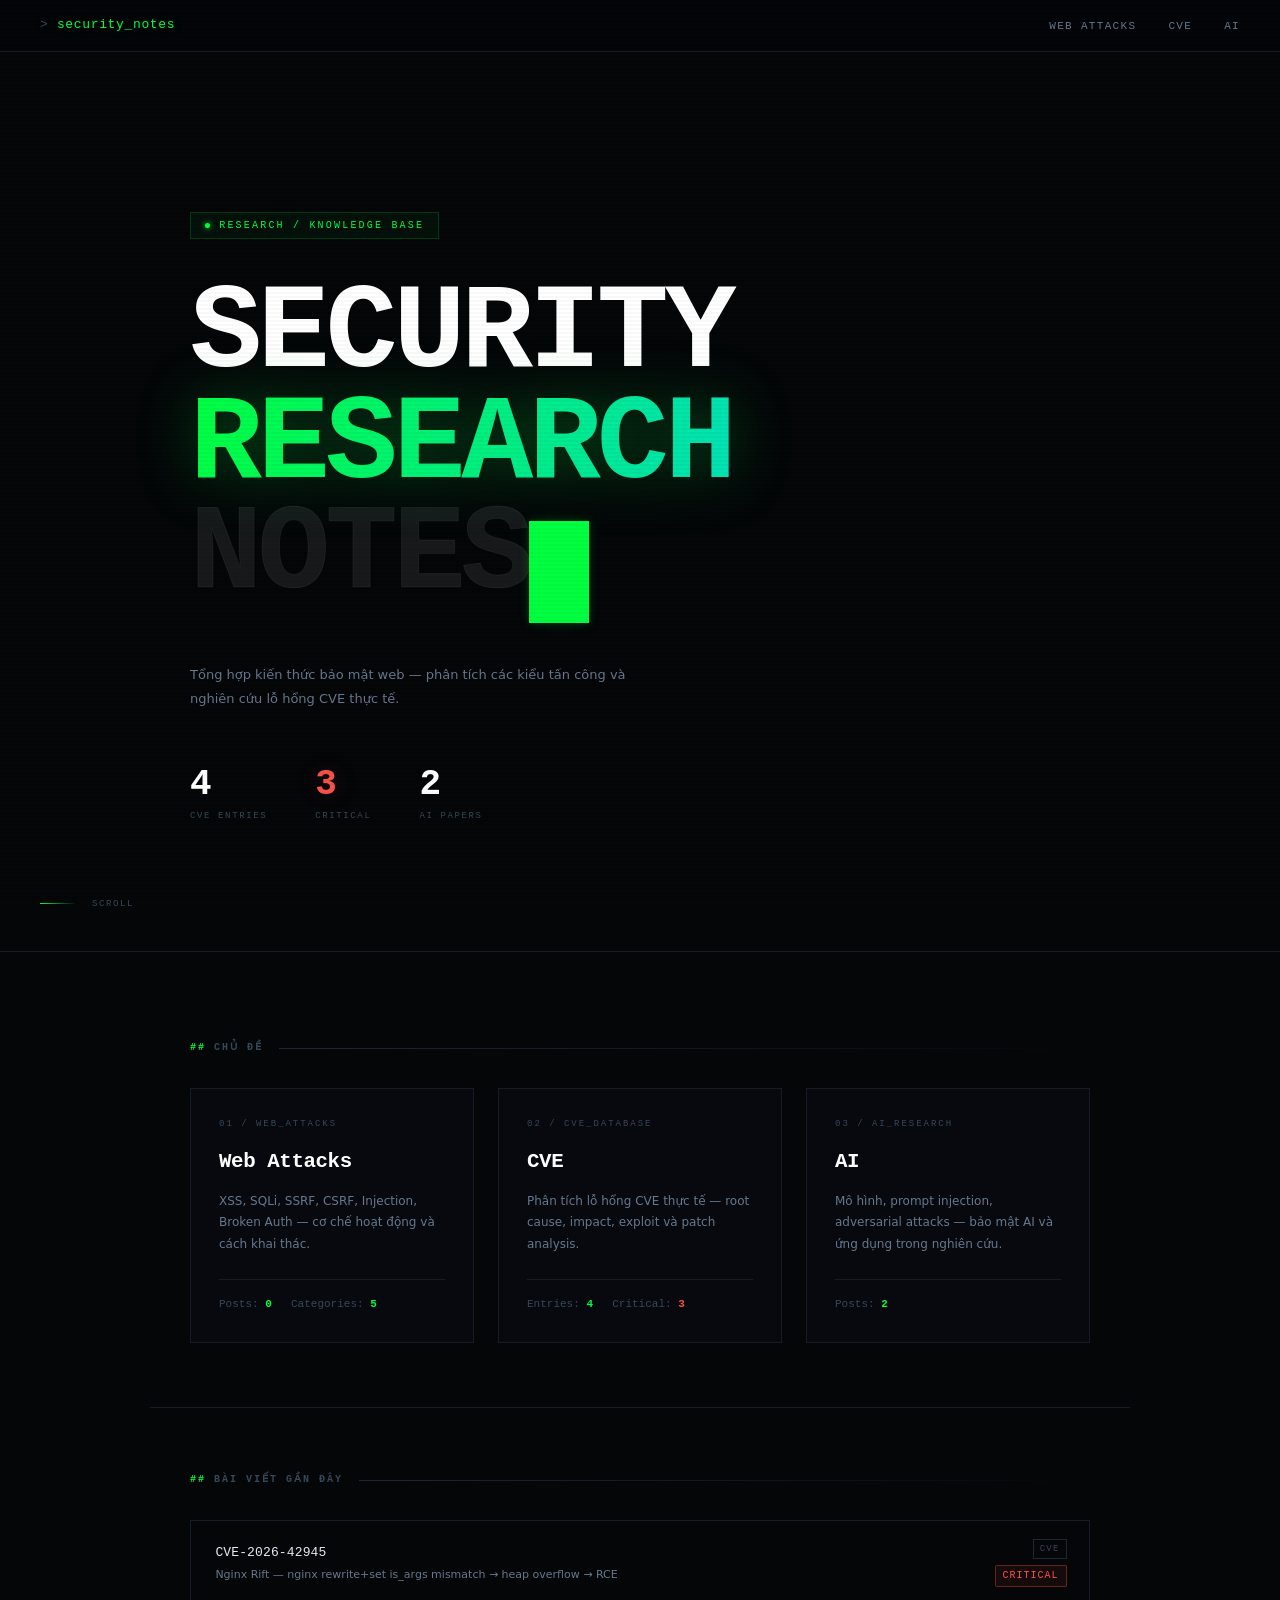
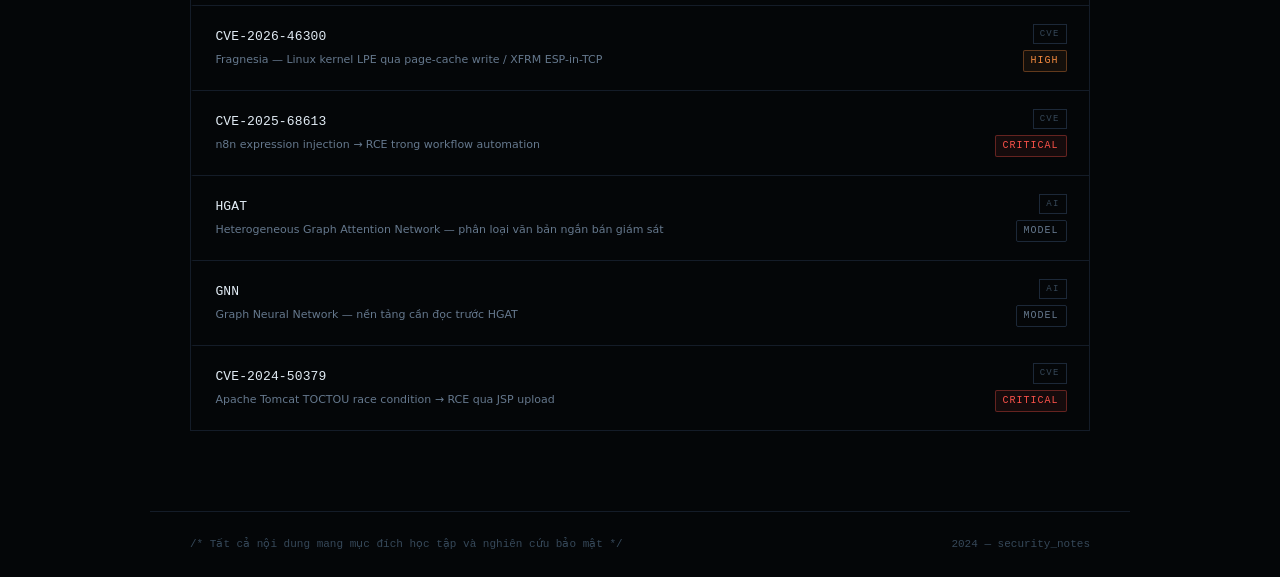
<file: index.html>
<!DOCTYPE html>
<html lang="vi">
<head>
  <meta charset="UTF-8">
  <meta name="viewport" content="width=device-width, initial-scale=1.0">
  <title>Security Notes</title>
  <link rel="stylesheet" href="assets/style.css">
  <style>
    /* ── Hero ── */
    .hero {
      position: relative;
      min-height: 100vh;
      display: flex;
      flex-direction: column;
      justify-content: center;
      overflow: hidden;
      border-bottom: 1px solid var(--border);
    }

    #matrix-canvas {
      position: absolute;
      inset: 0;
      opacity: .13;
      pointer-events: none;
    }

    /* Radial vignette over canvas */
    .hero::before {
      content: '';
      position: absolute; inset: 0;
      background: radial-gradient(ellipse at 60% 50%, transparent 30%, var(--bg) 75%);
      z-index: 1;
      pointer-events: none;
    }

    .hero-inner {
      position: relative;
      z-index: 2;
      padding: 7rem var(--px) 5rem;
      max-width: var(--max-w);
      margin: 0 auto;
      width: 100%;
    }

    .hero-tag {
      display: inline-flex;
      align-items: center;
      gap: .6rem;
      font-size: 10px;
      letter-spacing: .22em;
      text-transform: uppercase;
      color: var(--accent);
      margin-bottom: 2.5rem;
      border: 1px solid rgba(0,255,65,.18);
      padding: .3rem .85rem;
      background: rgba(0,255,65,.04);
    }
    .hero-tag-dot {
      width: 5px; height: 5px;
      border-radius: 50%;
      background: var(--accent);
      animation: tag-pulse 2.4s ease-in-out infinite;
      box-shadow: 0 0 6px var(--accent);
    }
    @keyframes tag-pulse {
      0%,100% { opacity: 1; }
      50%      { opacity: .35; }
    }

    .hero-title {
      font-size: clamp(3.2rem, 10vw, 7.5rem);
      font-weight: 900;
      line-height: .92;
      letter-spacing: -.035em;
      margin-bottom: 2.5rem;
    }
    .hero-title .t1 { display: block; color: #fff; }
    .hero-title .t2 {
      display: block;
      background: linear-gradient(100deg, var(--accent) 0%, var(--cyan) 100%);
      -webkit-background-clip: text;
      -webkit-text-fill-color: transparent;
      background-clip: text;
      filter: drop-shadow(0 0 28px rgba(0,255,65,.28));
    }
    .hero-title .t3 {
      display: block;
      color: rgba(255,255,255,.08);
      -webkit-text-stroke: 1px rgba(255,255,255,.06);
    }

    .hero-desc {
      color: var(--muted);
      font-size: 13px;
      max-width: 440px;
      line-height: 1.85;
      margin-bottom: 3.5rem;
      font-family: var(--sans);
    }

    .hero-stats {
      display: flex;
      gap: 3rem;
      flex-wrap: wrap;
    }
    .hero-stat-val {
      font-size: 2.25rem;
      font-weight: 800;
      color: #fff;
      line-height: 1;
      font-family: var(--mono);
      display: block;
    }
    .hero-stat-val.c { color: var(--red); text-shadow: 0 0 24px var(--red-glow); }
    .hero-stat-label {
      font-size: 9px;
      letter-spacing: .18em;
      text-transform: uppercase;
      color: var(--dim);
      margin-top: .35rem;
      display: block;
    }

    .hero-scroll {
      position: absolute;
      bottom: 2.5rem; left: var(--px);
      z-index: 2;
      display: flex;
      align-items: center;
      gap: 1rem;
      font-size: 9px;
      letter-spacing: .18em;
      text-transform: uppercase;
      color: var(--dim);
    }
    .hero-scroll-bar {
      width: 36px; height: 1px;
      background: linear-gradient(90deg, var(--accent), transparent);
      animation: scroll-slide 2.2s ease-in-out infinite;
    }
    @keyframes scroll-slide {
      0%,100% { opacity: .4; transform: scaleX(1); }
      50%      { opacity: 1;  transform: scaleX(1.4); transform-origin: left; }
    }

    /* ── Topics section ── */
    .topics-section {
      padding: 5.5rem var(--px) 4rem;
      max-width: var(--max-w);
      margin: 0 auto;
      border-bottom: 1px solid var(--border);
    }

    .topic-card {
      text-decoration: none !important;
      color: inherit;
      display: flex;
      flex-direction: column;
    }

    .topic-num {
      font-size: 9px;
      letter-spacing: .22em;
      text-transform: uppercase;
      color: var(--dim);
      margin-bottom: .875rem;
    }

    .topic-name {
      font-size: 1.3rem;
      font-weight: 800;
      color: #fff;
      letter-spacing: -.02em;
      margin-bottom: .75rem;
      transition: color 220ms;
    }
    .topic-card:hover .topic-name { color: var(--accent); }

    .topic-desc {
      font-size: 12px;
      color: var(--muted);
      line-height: 1.8;
      font-family: var(--sans);
      flex: 1;
      margin-bottom: 1.5rem;
    }

    .topic-footer {
      display: flex;
      justify-content: space-between;
      align-items: center;
      border-top: 1px solid var(--border);
      padding-top: 1rem;
      font-size: 11px;
      color: var(--dim);
    }
    .topic-footer strong { color: var(--accent); }
    .topic-footer-meta { display: flex; gap: 1.2rem; }

    /* ── Recent posts ── */
    .recent-section {
      padding: 4rem var(--px) 5rem;
      max-width: var(--max-w);
      margin: 0 auto;
    }

    .post-list { border: 1px solid var(--border); }

    .post-item {
      display: grid;
      grid-template-columns: 1fr auto;
      align-items: center;
      gap: 1.5rem;
      padding: 1.1rem 1.4rem;
      text-decoration: none;
      transition: background 200ms, border-left-color 200ms;
      border-left: 2px solid transparent;
      position: relative;
    }
    .post-item + .post-item { border-top: 1px solid var(--border); }
    .post-item:hover {
      background: var(--surface-2);
      border-left-color: var(--accent);
    }

    .post-title {
      font-family: var(--mono);
      font-size: 13px;
      color: #e2ecf5;
      margin-bottom: .2rem;
      letter-spacing: .01em;
    }
    .post-summary {
      font-size: 11px;
      color: var(--muted);
      font-family: var(--sans);
      line-height: 1.55;
    }

    .post-right {
      display: flex;
      flex-direction: column;
      align-items: flex-end;
      gap: .4rem;
    }
    .post-cat {
      font-size: 9px;
      letter-spacing: .14em;
      text-transform: uppercase;
      color: var(--dim);
      padding: 2px 6px;
      border: 1px solid var(--border-2);
    }
  </style>
</head>
<body>

<nav class="nav">
  <a href="index.html" class="nav-brand">security_notes</a>
  <ul class="nav-links">
    <li><a href="web-attacks/index.html">Web Attacks</a></li>
    <li><a href="cve/index.html">CVE</a></li>
    <li><a href="ai/index.html">AI</a></li>
  </ul>
</nav>

<section class="hero">
  <canvas id="matrix-canvas"></canvas>

  <div class="hero-inner">
    <div class="hero-tag">
      <span class="hero-tag-dot"></span>
      Research / Knowledge Base
    </div>

    <h1 class="hero-title">
      <span class="t1">SECURITY</span>
      <span class="t2">RESEARCH</span>
      <span class="t3">NOTES<span class="cursor"></span></span>
    </h1>

    <p class="hero-desc">
      Tổng hợp kiến thức bảo mật web — phân tích các kiểu tấn công
      và nghiên cứu lỗ hổng CVE thực tế.
    </p>

    <div class="hero-stats">
      <div>
        <span class="hero-stat-val">4</span>
        <span class="hero-stat-label">CVE Entries</span>
      </div>
      <div>
        <span class="hero-stat-val c">3</span>
        <span class="hero-stat-label">Critical</span>
      </div>
      <div>
        <span class="hero-stat-val">2</span>
        <span class="hero-stat-label">AI Papers</span>
      </div>
    </div>
  </div>

  <div class="hero-scroll">
    <div class="hero-scroll-bar"></div>
    <span>scroll</span>
  </div>
</section>

<section class="topics-section">
  <div class="sec-hd">
    <h2>Chủ đề</h2>
    <div class="sec-line"></div>
  </div>
  <div class="grid-3">
    <a class="card topic-card fade-in" href="web-attacks/index.html">
      <div class="topic-num">01 / WEB_ATTACKS</div>
      <div class="topic-name">Web Attacks</div>
      <p class="topic-desc">
        XSS, SQLi, SSRF, CSRF, Injection, Broken Auth
        — cơ chế hoạt động và cách khai thác.
      </p>
      <div class="topic-footer">
        <div class="topic-footer-meta">
          <span>Posts: <strong>0</strong></span>
          <span>Categories: <strong>5</strong></span>
        </div>
      </div>
    </a>

    <a class="card topic-card fade-in" href="cve/index.html" style="transition-delay:80ms">
      <div class="topic-num">02 / CVE_DATABASE</div>
      <div class="topic-name">CVE</div>
      <p class="topic-desc">
        Phân tích lỗ hổng CVE thực tế — root cause,
        impact, exploit và patch analysis.
      </p>
      <div class="topic-footer">
        <div class="topic-footer-meta">
          <span>Entries: <strong>4</strong></span>
          <span>Critical: <strong style="color:var(--red)">3</strong></span>
        </div>
      </div>
    </a>

    <a class="card topic-card fade-in" href="ai/index.html" style="transition-delay:160ms">
      <div class="topic-num">03 / AI_RESEARCH</div>
      <div class="topic-name">AI</div>
      <p class="topic-desc">
        Mô hình, prompt injection, adversarial attacks
        — bảo mật AI và ứng dụng trong nghiên cứu.
      </p>
      <div class="topic-footer">
        <div class="topic-footer-meta">
          <span>Posts: <strong>2</strong></span>
        </div>
      </div>
    </a>
  </div>
</section>

<section class="recent-section">
  <div class="sec-hd">
    <h2>Bài viết gần đây</h2>
    <div class="sec-line"></div>
  </div>
  <div class="post-list fade-in">
    <a class="post-item" href="cve/CVE-2026-42945/README.md">
      <div>
        <div class="post-title">CVE-2026-42945</div>
        <div class="post-summary">Nginx Rift — nginx rewrite+set is_args mismatch → heap overflow → RCE</div>
      </div>
      <div class="post-right">
        <span class="post-cat">CVE</span>
        <span class="badge badge-critical">Critical</span>
      </div>
    </a>
    <a class="post-item" href="cve/CVE-2026-46300/README.md">
      <div>
        <div class="post-title">CVE-2026-46300</div>
        <div class="post-summary">Fragnesia — Linux kernel LPE qua page-cache write / XFRM ESP-in-TCP</div>
      </div>
      <div class="post-right">
        <span class="post-cat">CVE</span>
        <span class="badge badge-high">High</span>
      </div>
    </a>
    <a class="post-item" href="cve/CVE-2025-68613/README.md">
      <div>
        <div class="post-title">CVE-2025-68613</div>
        <div class="post-summary">n8n expression injection → RCE trong workflow automation</div>
      </div>
      <div class="post-right">
        <span class="post-cat">CVE</span>
        <span class="badge badge-critical">Critical</span>
      </div>
    </a>
    <a class="post-item" href="ai/HGAT/README.md">
      <div>
        <div class="post-title">HGAT</div>
        <div class="post-summary">Heterogeneous Graph Attention Network — phân loại văn bản ngắn bán giám sát</div>
      </div>
      <div class="post-right">
        <span class="post-cat">AI</span>
        <span class="badge badge-info">Model</span>
      </div>
    </a>
    <a class="post-item" href="ai/GNN/README.md">
      <div>
        <div class="post-title">GNN</div>
        <div class="post-summary">Graph Neural Network — nền tảng cần đọc trước HGAT</div>
      </div>
      <div class="post-right">
        <span class="post-cat">AI</span>
        <span class="badge badge-info">Model</span>
      </div>
    </a>
    <a class="post-item" href="cve/CVE-2024-50379/README.md">
      <div>
        <div class="post-title">CVE-2024-50379</div>
        <div class="post-summary">Apache Tomcat TOCTOU race condition → RCE qua JSP upload</div>
      </div>
      <div class="post-right">
        <span class="post-cat">CVE</span>
        <span class="badge badge-critical">Critical</span>
      </div>
    </a>
  </div>
</section>

<footer class="footer">
  <span class="footer-note">Tất cả nội dung mang mục đích học tập và nghiên cứu bảo mật</span>
  <span>2024 — security_notes</span>
</footer>

<script>
/* Matrix rain */
(function () {
  var canvas = document.getElementById('matrix-canvas');
  var ctx = canvas.getContext('2d');

  function resize() {
    canvas.width  = canvas.offsetWidth;
    canvas.height = canvas.offsetHeight;
  }
  resize();
  window.addEventListener('resize', resize);

  var chars = '01ABCDEFアイウエオカキクケコサシスセソ<>{}[]|\\/_-=+*&#$@%!?';
  var fontSize = 13;
  var cols = Math.floor(canvas.width / fontSize);
  var drops = [];
  for (var i = 0; i < cols; i++) drops[i] = Math.floor(Math.random() * -80);

  function draw() {
    ctx.fillStyle = 'rgba(4,6,8,0.045)';
    ctx.fillRect(0, 0, canvas.width, canvas.height);
    ctx.font = fontSize + 'px monospace';

    for (var i = 0; i < drops.length; i++) {
      var ch = chars[Math.floor(Math.random() * chars.length)];
      var x  = i * fontSize;
      var y  = drops[i] * fontSize;

      var bright = Math.random() > 0.92;
      ctx.fillStyle = bright
        ? 'rgba(0,255,65,0.95)'
        : 'rgba(0,255,65,0.22)';
      ctx.fillText(ch, x, y);

      if (y > canvas.height && Math.random() > 0.972) {
        drops[i] = 0;
      }
      drops[i]++;
    }
  }

  setInterval(draw, 48);
}());

/* Fade-in on scroll */
(function () {
  var els = document.querySelectorAll('.fade-in');
  if (!window.IntersectionObserver) {
    els.forEach(function (el) { el.classList.add('visible'); });
    return;
  }
  var io = new IntersectionObserver(function (entries) {
    entries.forEach(function (e) {
      if (e.isIntersecting) {
        e.target.classList.add('visible');
        io.unobserve(e.target);
      }
    });
  }, { threshold: 0.08 });
  els.forEach(function (el) { io.observe(el); });
}());
</script>
</body>
</html>
</file>
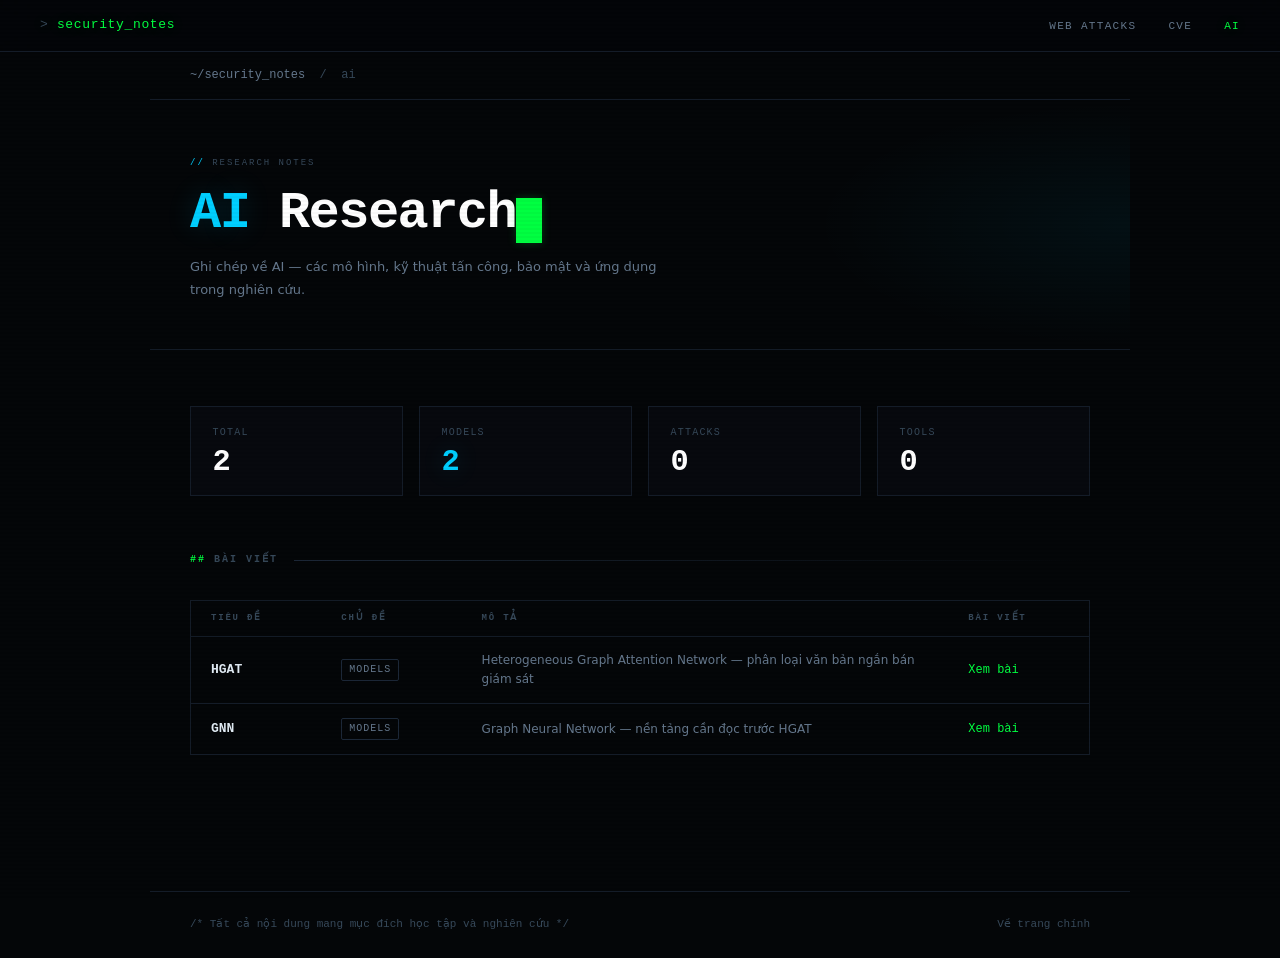
<file: ai/index.html>
<!DOCTYPE html>
<html lang="vi">
<head>
  <meta charset="UTF-8">
  <meta name="viewport" content="width=device-width, initial-scale=1.0">
  <title>AI — Security Notes</title>
  <link rel="stylesheet" href="../assets/style.css">
  <style>
    .page-hero {
      padding: 3.5rem var(--px) 3rem;
      max-width: var(--max-w); margin: 0 auto;
      border-bottom: 1px solid var(--border);
      position: relative; overflow: hidden;
    }
    .page-hero::before {
      content: '';
      position: absolute; top: 0; right: 0;
      width: 320px; height: 100%;
      background: radial-gradient(ellipse at right center, rgba(0,207,255,.05), transparent 70%);
      pointer-events: none;
    }
    .page-label {
      font-size: 9px; letter-spacing: .22em; text-transform: uppercase;
      color: var(--dim); margin-bottom: 1rem;
    }
    .page-label::before { content: '// '; color: var(--cyan); }
    .page-title {
      font-size: clamp(2rem, 5vw, 3.25rem);
      font-weight: 900; letter-spacing: -.03em; color: #fff;
      margin-bottom: .75rem; line-height: 1.05;
    }
    .page-title span { color: var(--cyan); text-shadow: 0 0 28px var(--cyan-glow); }
    .page-desc { color: var(--muted); font-size: 13px; max-width: 500px; line-height: 1.8; font-family: var(--sans); }

    .content { padding: 3.5rem var(--px) 5rem; max-width: var(--max-w); margin: 0 auto; }

    .stats-row {
      display: grid; grid-template-columns: repeat(4,1fr); gap: 1rem;
      margin-bottom: 3.5rem;
    }
    @media (max-width: 640px) { .stats-row { grid-template-columns: repeat(2,1fr); } }

    .tbl-wrap { border: 1px solid var(--border); margin-bottom: 3.5rem; overflow: hidden; }

    a.row-link {
      color: var(--accent);
      font-size: 12px;
      transition: text-shadow 150ms;
    }
    a.row-link:hover { text-shadow: 0 0 10px var(--accent-glow); text-decoration: none; }

    .stat-val.cyan { color: var(--cyan); text-shadow: 0 0 24px var(--cyan-glow); }
  </style>
</head>
<body>

<nav class="nav">
  <a href="../index.html" class="nav-brand">security_notes</a>
  <ul class="nav-links">
    <li><a href="../web-attacks/index.html">Web Attacks</a></li>
    <li><a href="../cve/index.html">CVE</a></li>
    <li><a href="index.html" class="active">AI</a></li>
  </ul>
</nav>

<div class="breadcrumb">
  <a href="../index.html">~/security_notes</a>
  <span class="sep">/</span>
  <span>ai</span>
</div>

<div class="page-hero">
  <div class="page-label">research notes</div>
  <h1 class="page-title"><span>AI</span> Research<span class="cursor"></span></h1>
  <p class="page-desc">
    Ghi chép về AI — các mô hình, kỹ thuật tấn công, bảo mật và ứng dụng trong nghiên cứu.
  </p>
</div>

<div class="content">

  <div class="stats-row">
    <div class="stat-card fade-in">
      <div class="stat-label">Total</div>
      <div class="stat-val">2</div>
    </div>
    <div class="stat-card fade-in" style="transition-delay:60ms">
      <div class="stat-label">Models</div>
      <div class="stat-val cyan">2</div>
    </div>
    <div class="stat-card fade-in" style="transition-delay:120ms">
      <div class="stat-label">Attacks</div>
      <div class="stat-val">0</div>
    </div>
    <div class="stat-card fade-in" style="transition-delay:180ms">
      <div class="stat-label">Tools</div>
      <div class="stat-val">0</div>
    </div>
  </div>

  <div class="sec-hd">
    <h2>Bài viết</h2>
    <div class="sec-line"></div>
  </div>
  <div class="tbl-wrap fade-in">
    <table class="tbl">
      <thead>
        <tr>
          <th>Tiêu đề</th>
          <th>Chủ đề</th>
          <th>Mô tả</th>
          <th>Bài viết</th>
        </tr>
      </thead>
      <tbody>
        <tr>
          <td style="font-family:var(--mono); color:#e2ecf5; font-weight:700; font-size:13px;">HGAT</td>
          <td><span class="badge badge-info">Models</span></td>
          <td style="font-family:var(--sans); font-size:12px; max-width:340px;">Heterogeneous Graph Attention Network — phân loại văn bản ngắn bán giám sát</td>
          <td><a class="row-link" href="HGAT/README.md">Xem bài</a></td>
        </tr>
        <tr>
          <td style="font-family:var(--mono); color:#e2ecf5; font-weight:700; font-size:13px;">GNN</td>
          <td><span class="badge badge-info">Models</span></td>
          <td style="font-family:var(--sans); font-size:12px; max-width:340px;">Graph Neural Network — nền tảng cần đọc trước HGAT</td>
          <td><a class="row-link" href="GNN/README.md">Xem bài</a></td>
        </tr>
      </tbody>
    </table>
  </div>

</div>

<footer class="footer">
  <span class="footer-note">Tất cả nội dung mang mục đích học tập và nghiên cứu</span>
  <a href="../index.html" style="color:var(--dim); font-size:11px;">Về trang chính</a>
</footer>

<script>
(function () {
  var els = document.querySelectorAll('.fade-in');
  if (!window.IntersectionObserver) {
    els.forEach(function (el) { el.classList.add('visible'); });
    return;
  }
  var io = new IntersectionObserver(function (entries) {
    entries.forEach(function (e) {
      if (e.isIntersecting) { e.target.classList.add('visible'); io.unobserve(e.target); }
    });
  }, { threshold: 0.06 });
  els.forEach(function (el) { io.observe(el); });
}());
</script>
</body>
</html>
</file>
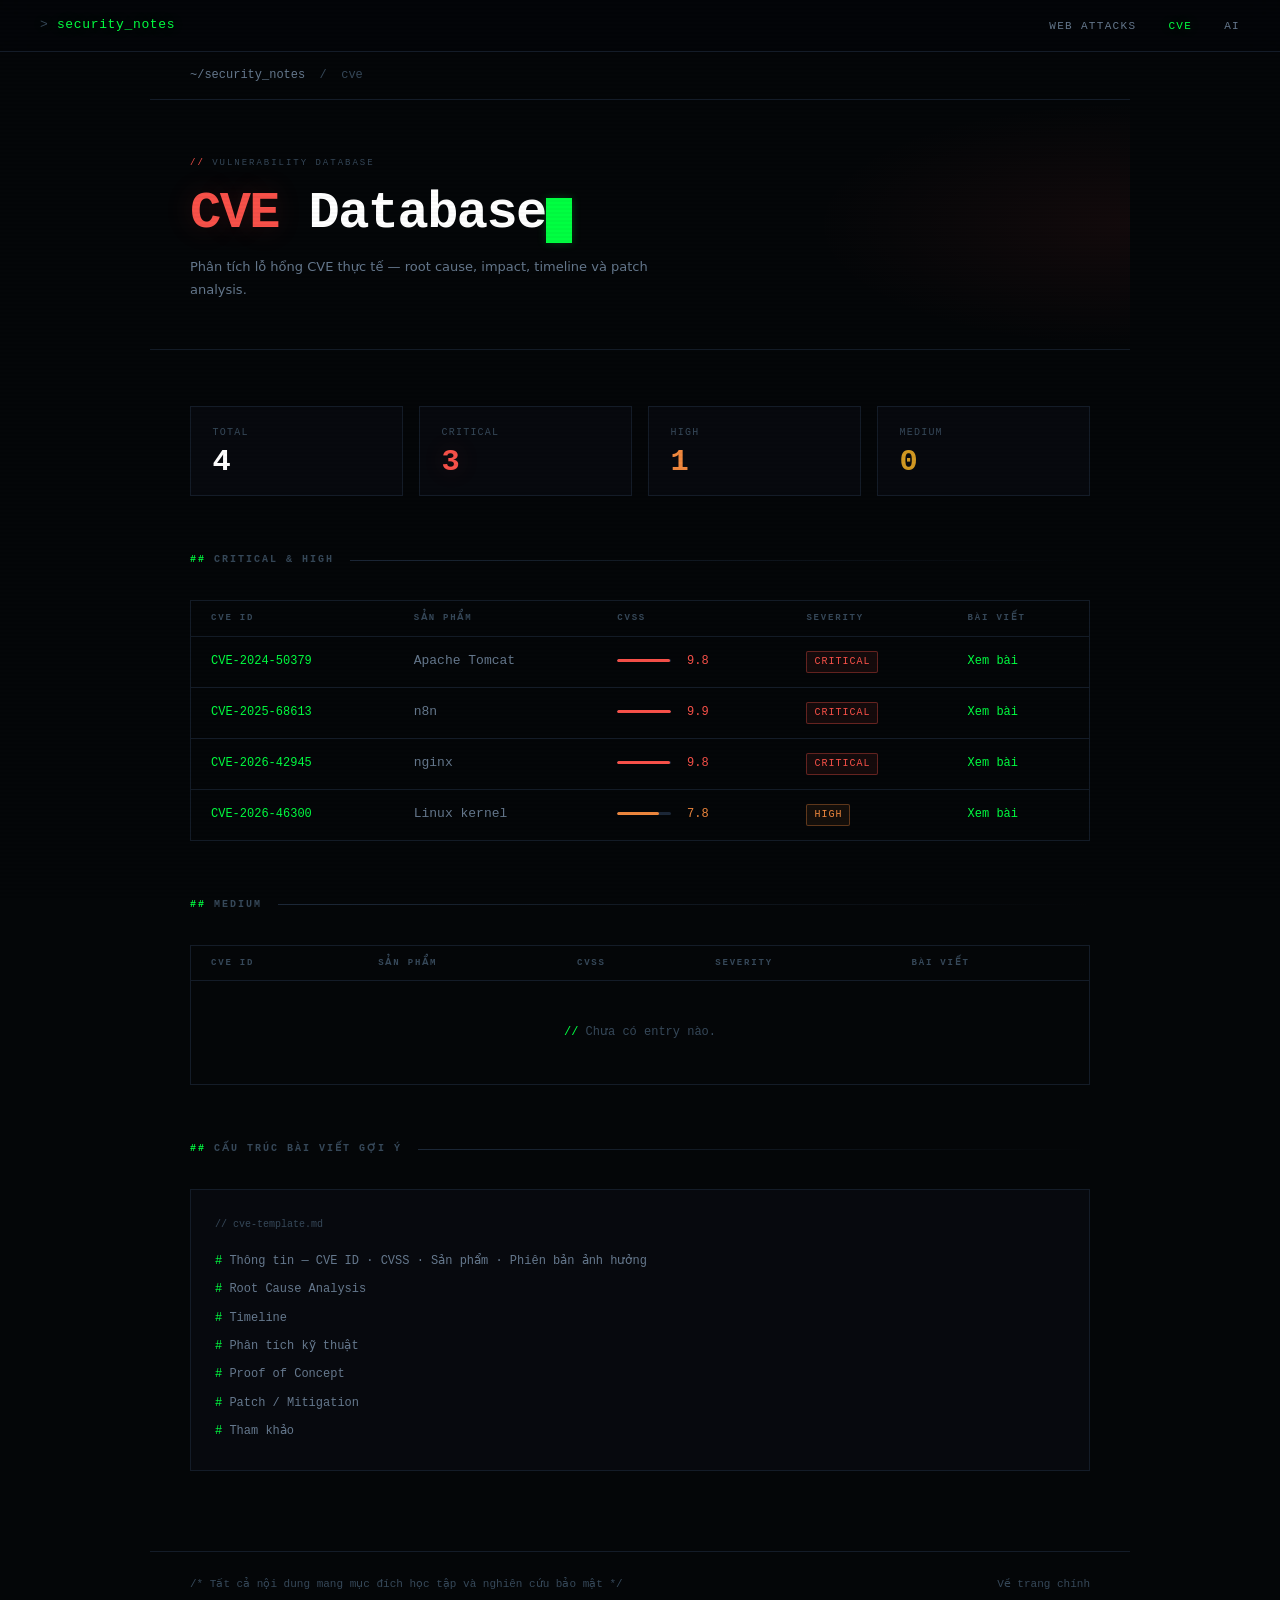
<file: cve/index.html>
<!DOCTYPE html>
<html lang="vi">
<head>
  <meta charset="UTF-8">
  <meta name="viewport" content="width=device-width, initial-scale=1.0">
  <title>CVE — Security Notes</title>
  <link rel="stylesheet" href="../assets/style.css">
  <style>
    .page-hero {
      padding: 3.5rem var(--px) 3rem;
      max-width: var(--max-w); margin: 0 auto;
      border-bottom: 1px solid var(--border);
      position: relative; overflow: hidden;
    }
    .page-hero::before {
      content: '';
      position: absolute; top: 0; right: 0;
      width: 320px; height: 100%;
      background: radial-gradient(ellipse at right center, rgba(248,81,73,.06), transparent 70%);
      pointer-events: none;
    }
    .page-label {
      font-size: 9px; letter-spacing: .22em; text-transform: uppercase;
      color: var(--dim); margin-bottom: 1rem;
    }
    .page-label::before { content: '// '; color: var(--red); }
    .page-title {
      font-size: clamp(2rem, 5vw, 3.25rem);
      font-weight: 900; letter-spacing: -.03em; color: #fff;
      margin-bottom: .75rem; line-height: 1.05;
    }
    .page-title span { color: var(--red); text-shadow: 0 0 28px var(--red-glow); }
    .page-desc { color: var(--muted); font-size: 13px; max-width: 500px; line-height: 1.8; font-family: var(--sans); }

    .content { padding: 3.5rem var(--px) 5rem; max-width: var(--max-w); margin: 0 auto; }

    .stats-row {
      display: grid; grid-template-columns: repeat(4,1fr); gap: 1rem;
      margin-bottom: 3.5rem;
    }
    @media (max-width: 640px) { .stats-row { grid-template-columns: repeat(2,1fr); } }

    .tbl-wrap { border: 1px solid var(--border); margin-bottom: 3.5rem; overflow: hidden; }

    .cvss-bar {
      display: inline-block; height: 3px; border-radius: 2px;
      background: var(--border-2); vertical-align: middle;
      position: relative; overflow: hidden; width: 54px;
    }
    .cvss-fill { position: absolute; top: 0; left: 0; height: 100%; border-radius: 2px; }

    .tpl-card {
      background: var(--surface);
      border: 1px solid var(--border);
      padding: 1.5rem;
      font-size: 12px; color: var(--muted); line-height: 2.1;
    }
    .tpl-card .file { font-size: 10px; color: var(--dim); margin-bottom: .75rem; }
    .tpl-card .line { padding: .1rem 0; }
    .tpl-card .line .hash { color: var(--accent); }

    a.row-link {
      color: var(--accent);
      font-size: 12px;
      transition: text-shadow 150ms;
    }
    a.row-link:hover { text-shadow: 0 0 10px var(--accent-glow); text-decoration: none; }
  </style>
</head>
<body>

<nav class="nav">
  <a href="../index.html" class="nav-brand">security_notes</a>
  <ul class="nav-links">
    <li><a href="../web-attacks/index.html">Web Attacks</a></li>
    <li><a href="index.html" class="active">CVE</a></li>
    <li><a href="../ai/index.html">AI</a></li>
  </ul>
</nav>

<div class="breadcrumb">
  <a href="../index.html">~/security_notes</a>
  <span class="sep">/</span>
  <span>cve</span>
</div>

<div class="page-hero">
  <div class="page-label">vulnerability database</div>
  <h1 class="page-title"><span>CVE</span> Database<span class="cursor"></span></h1>
  <p class="page-desc">
    Phân tích lỗ hổng CVE thực tế — root cause, impact, timeline và patch analysis.
  </p>
</div>

<div class="content">

  <div class="stats-row">
    <div class="stat-card fade-in">
      <div class="stat-label">Total</div>
      <div class="stat-val">4</div>
    </div>
    <div class="stat-card fade-in" style="transition-delay:60ms">
      <div class="stat-label">Critical</div>
      <div class="stat-val critical">3</div>
    </div>
    <div class="stat-card fade-in" style="transition-delay:120ms">
      <div class="stat-label">High</div>
      <div class="stat-val high">1</div>
    </div>
    <div class="stat-card fade-in" style="transition-delay:180ms">
      <div class="stat-label">Medium</div>
      <div class="stat-val medium">0</div>
    </div>
  </div>

  <div class="sec-hd">
    <h2>Critical &amp; High</h2>
    <div class="sec-line"></div>
  </div>
  <div class="tbl-wrap fade-in">
    <table class="tbl">
      <thead>
        <tr>
          <th>CVE ID</th>
          <th>Sản phẩm</th>
          <th>CVSS</th>
          <th>Severity</th>
          <th>Bài viết</th>
        </tr>
      </thead>
      <tbody>
        <tr>
          <td style="font-family:var(--mono); color:var(--accent); font-size:12px;">CVE-2024-50379</td>
          <td>Apache Tomcat</td>
          <td>
            <span class="cvss-bar"><span class="cvss-fill" style="width:98%; background:var(--red);"></span></span>
            <span style="color:var(--red); margin-left:.5rem; font-size:12px;">9.8</span>
          </td>
          <td><span class="badge badge-critical">Critical</span></td>
          <td><a class="row-link" href="CVE-2024-50379/README.md">Xem bài</a></td>
        </tr>
        <tr>
          <td style="font-family:var(--mono); color:var(--accent); font-size:12px;">CVE-2025-68613</td>
          <td>n8n</td>
          <td>
            <span class="cvss-bar"><span class="cvss-fill" style="width:99%; background:var(--red);"></span></span>
            <span style="color:var(--red); margin-left:.5rem; font-size:12px;">9.9</span>
          </td>
          <td><span class="badge badge-critical">Critical</span></td>
          <td><a class="row-link" href="CVE-2025-68613/README.md">Xem bài</a></td>
        </tr>
        <tr>
          <td style="font-family:var(--mono); color:var(--accent); font-size:12px;">CVE-2026-42945</td>
          <td>nginx</td>
          <td>
            <span class="cvss-bar"><span class="cvss-fill" style="width:98%; background:var(--red);"></span></span>
            <span style="color:var(--red); margin-left:.5rem; font-size:12px;">9.8</span>
          </td>
          <td><span class="badge badge-critical">Critical</span></td>
          <td><a class="row-link" href="CVE-2026-42945/README.md">Xem bài</a></td>
        </tr>
        <tr>
          <td style="font-family:var(--mono); color:var(--accent); font-size:12px;">CVE-2026-46300</td>
          <td>Linux kernel</td>
          <td>
            <span class="cvss-bar"><span class="cvss-fill" style="width:78%; background:var(--orange);"></span></span>
            <span style="color:var(--orange); margin-left:.5rem; font-size:12px;">7.8</span>
          </td>
          <td><span class="badge badge-high">High</span></td>
          <td><a class="row-link" href="CVE-2026-46300/README.md">Xem bài</a></td>
        </tr>
      </tbody>
    </table>
  </div>

  <div class="sec-hd">
    <h2>Medium</h2>
    <div class="sec-line"></div>
  </div>
  <div class="tbl-wrap fade-in">
    <table class="tbl">
      <thead>
        <tr>
          <th>CVE ID</th><th>Sản phẩm</th><th>CVSS</th><th>Severity</th><th>Bài viết</th>
        </tr>
      </thead>
      <tbody>
        <tr>
          <td colspan="5">
            <div class="empty" style="border:none; padding:1.75rem 1rem;">
              <p>Chưa có entry nào.</p>
            </div>
          </td>
        </tr>
      </tbody>
    </table>
  </div>

  <div class="sec-hd" style="margin-top:1rem;">
    <h2>Cấu trúc bài viết gợi ý</h2>
    <div class="sec-line"></div>
  </div>
  <div class="tpl-card fade-in">
    <div class="file">// cve-template.md</div>
    <div class="line"><span class="hash">#</span> Thông tin — CVE ID · CVSS · Sản phẩm · Phiên bản ảnh hưởng</div>
    <div class="line"><span class="hash">#</span> Root Cause Analysis</div>
    <div class="line"><span class="hash">#</span> Timeline</div>
    <div class="line"><span class="hash">#</span> Phân tích kỹ thuật</div>
    <div class="line"><span class="hash">#</span> Proof of Concept</div>
    <div class="line"><span class="hash">#</span> Patch / Mitigation</div>
    <div class="line"><span class="hash">#</span> Tham khảo</div>
  </div>

</div>

<footer class="footer">
  <span class="footer-note">Tất cả nội dung mang mục đích học tập và nghiên cứu bảo mật</span>
  <a href="../index.html" style="color:var(--dim); font-size:11px;">Về trang chính</a>
</footer>

<script>
(function () {
  var els = document.querySelectorAll('.fade-in');
  if (!window.IntersectionObserver) {
    els.forEach(function (el) { el.classList.add('visible'); });
    return;
  }
  var io = new IntersectionObserver(function (entries) {
    entries.forEach(function (e) {
      if (e.isIntersecting) { e.target.classList.add('visible'); io.unobserve(e.target); }
    });
  }, { threshold: 0.06 });
  els.forEach(function (el) { io.observe(el); });
}());
</script>
</body>
</html>
</file>
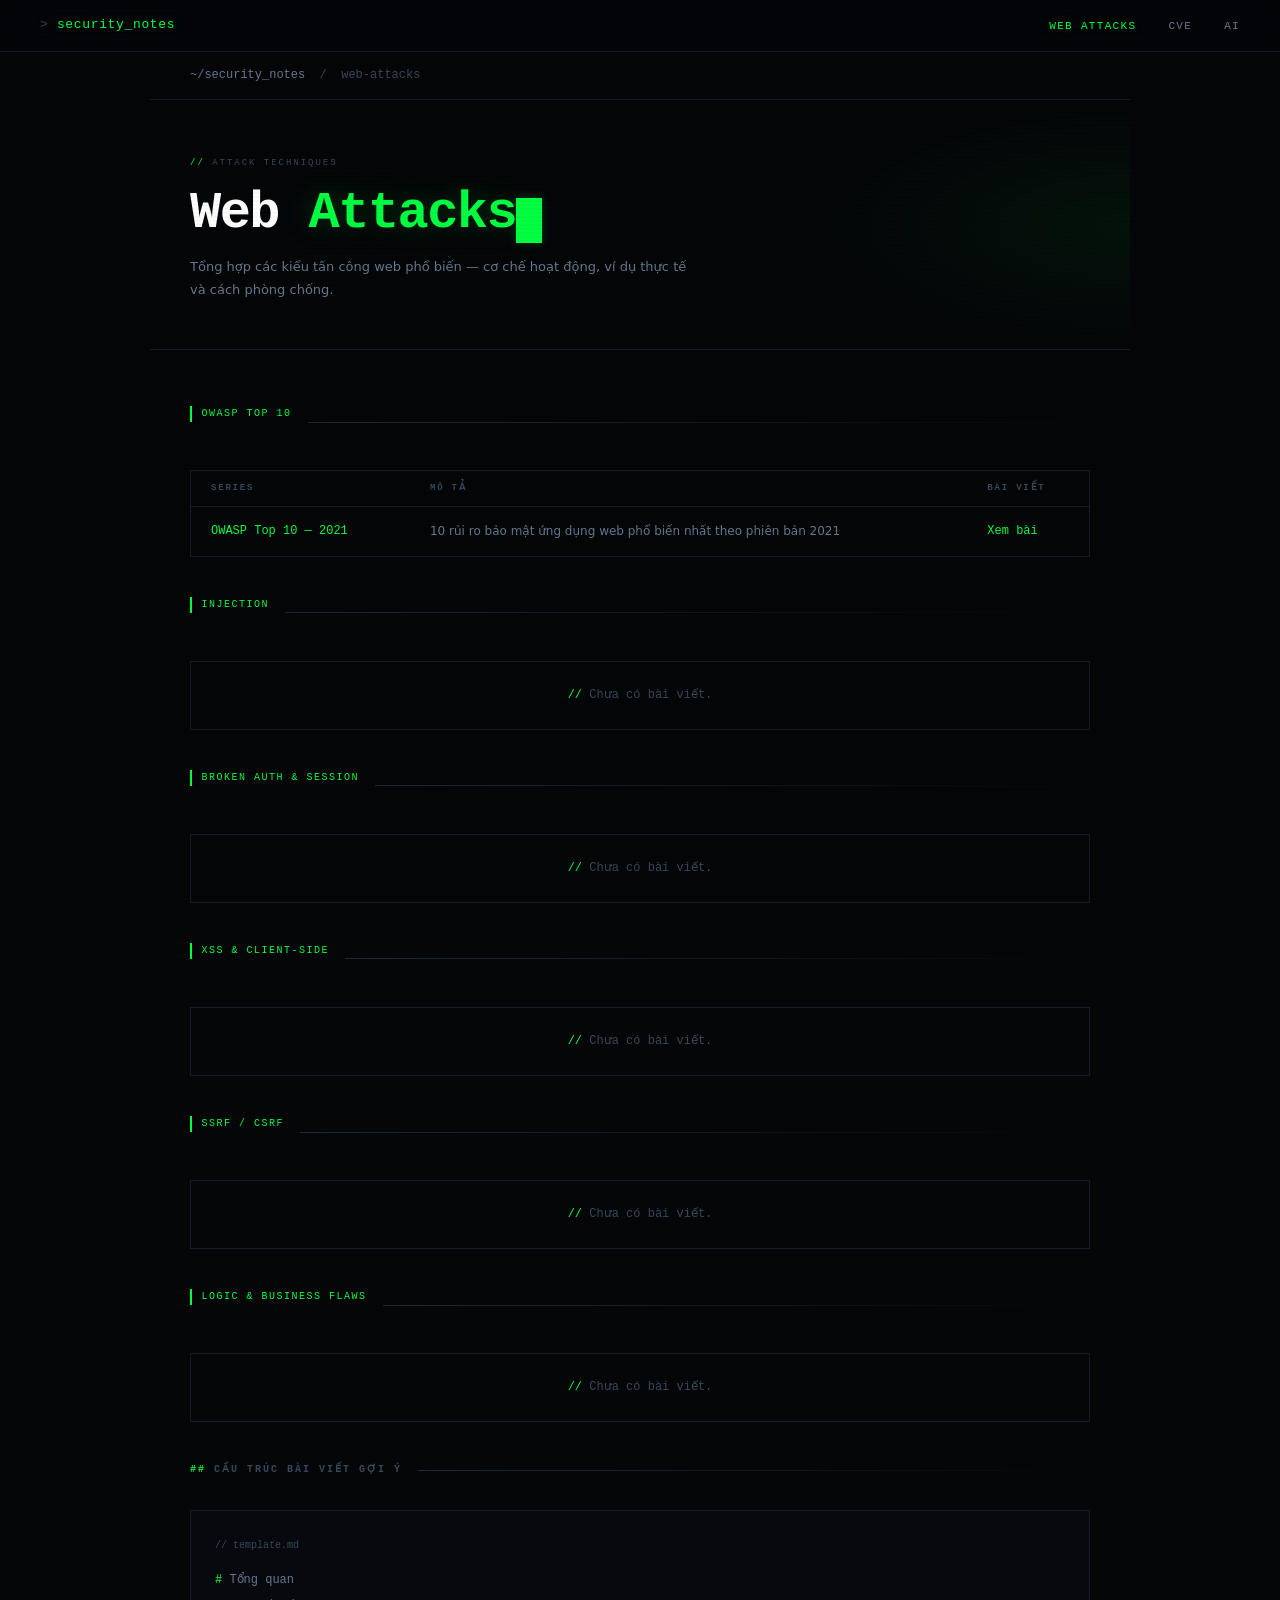
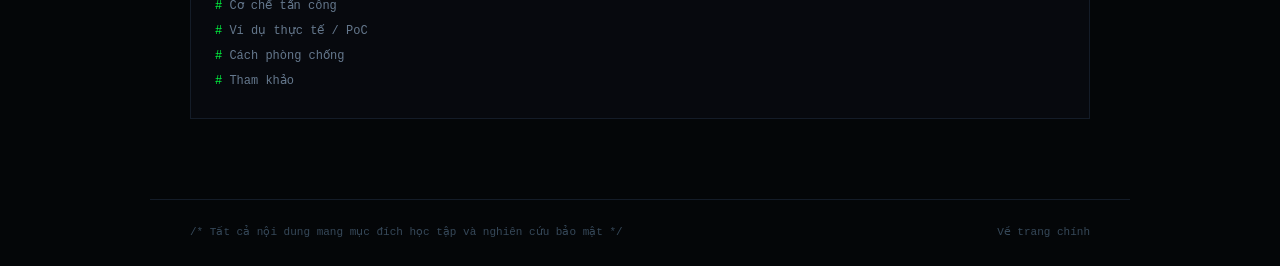
<file: web-attacks/index.html>
<!DOCTYPE html>
<html lang="vi">
<head>
  <meta charset="UTF-8">
  <meta name="viewport" content="width=device-width, initial-scale=1.0">
  <title>Web Attacks — Security Notes</title>
  <link rel="stylesheet" href="../assets/style.css">
  <style>
    .page-hero {
      padding: 3.5rem var(--px) 3rem;
      max-width: var(--max-w); margin: 0 auto;
      border-bottom: 1px solid var(--border);
      position: relative; overflow: hidden;
    }
    .page-hero::before {
      content: '';
      position: absolute; top: 0; right: 0;
      width: 320px; height: 100%;
      background: radial-gradient(ellipse at right center, rgba(0,255,65,.05), transparent 70%);
      pointer-events: none;
    }
    .page-label {
      font-size: 9px; letter-spacing: .22em; text-transform: uppercase;
      color: var(--dim); margin-bottom: 1rem;
    }
    .page-label::before { content: '// '; color: var(--accent); }
    .page-title {
      font-size: clamp(2rem, 5vw, 3.25rem);
      font-weight: 900; letter-spacing: -.03em; color: #fff;
      margin-bottom: .75rem; line-height: 1.05;
    }
    .page-title span { color: var(--accent); text-shadow: 0 0 28px var(--accent-glow); }
    .page-desc { color: var(--muted); font-size: 13px; max-width: 500px; line-height: 1.8; font-family: var(--sans); }

    .content { padding: 3.5rem var(--px) 5rem; max-width: var(--max-w); margin: 0 auto; }

    .cat-section { margin-bottom: 2.5rem; }
    .cat-label {
      display: inline-block; font-size: 10px; letter-spacing: .15em;
      text-transform: uppercase; color: var(--accent); margin-bottom: 1rem;
      border-left: 2px solid var(--accent); padding-left: .6rem;
    }
    .cat-table-wrap { border: 1px solid var(--border); overflow: hidden; }

    a.row-link {
      color: var(--accent);
      font-size: 12px;
      transition: text-shadow 150ms;
    }
    a.row-link:hover { text-shadow: 0 0 10px var(--accent-glow); text-decoration: none; }

    .tpl-card {
      background: var(--surface);
      border: 1px solid var(--border);
      padding: 1.5rem;
      font-size: 12px; color: var(--muted); line-height: 2.1;
    }
    .tpl-card .file { font-size: 10px; color: var(--dim); margin-bottom: .75rem; }
    .tpl-card .line .hash { color: var(--accent); }
  </style>
</head>
<body>

<nav class="nav">
  <a href="../index.html" class="nav-brand">security_notes</a>
  <ul class="nav-links">
    <li><a href="index.html" class="active">Web Attacks</a></li>
    <li><a href="../cve/index.html">CVE</a></li>
    <li><a href="../ai/index.html">AI</a></li>
  </ul>
</nav>

<div class="breadcrumb">
  <a href="../index.html">~/security_notes</a>
  <span class="sep">/</span>
  <span>web-attacks</span>
</div>

<div class="page-hero">
  <div class="page-label">attack techniques</div>
  <h1 class="page-title">Web <span>Attacks</span><span class="cursor"></span></h1>
  <p class="page-desc">
    Tổng hợp các kiểu tấn công web phổ biến — cơ chế hoạt động, ví dụ thực tế và cách phòng chống.
  </p>
</div>

<div class="content">

  <div class="cat-section fade-in">
    <div class="sec-hd">
      <span class="cat-label">OWASP Top 10</span>
      <div class="sec-line"></div>
    </div>
    <div class="cat-table-wrap">
      <table class="tbl">
        <thead>
          <tr><th>Series</th><th>Mô tả</th><th>Bài viết</th></tr>
        </thead>
        <tbody>
          <tr>
            <td style="font-family:var(--mono); color:var(--accent); font-size:12px;">OWASP Top 10 — 2021</td>
            <td style="font-family:var(--sans); font-size:12px;">10 rủi ro bảo mật ứng dụng web phổ biến nhất theo phiên bản 2021</td>
            <td><a class="row-link" href="owasp-top10/README.md">Xem bài</a></td>
          </tr>
        </tbody>
      </table>
    </div>
  </div>

  <div class="cat-section fade-in" style="transition-delay:60ms">
    <div class="sec-hd">
      <span class="cat-label">Injection</span>
      <div class="sec-line"></div>
    </div>
    <div class="cat-table-wrap">
      <div class="empty" style="padding:1.5rem 1rem; border:none;">
        <p>Chưa có bài viết.</p>
      </div>
    </div>
  </div>

  <div class="cat-section fade-in" style="transition-delay:120ms">
    <div class="sec-hd">
      <span class="cat-label">Broken Auth &amp; Session</span>
      <div class="sec-line"></div>
    </div>
    <div class="cat-table-wrap">
      <div class="empty" style="padding:1.5rem 1rem; border:none;">
        <p>Chưa có bài viết.</p>
      </div>
    </div>
  </div>

  <div class="cat-section fade-in" style="transition-delay:180ms">
    <div class="sec-hd">
      <span class="cat-label">XSS &amp; Client-side</span>
      <div class="sec-line"></div>
    </div>
    <div class="cat-table-wrap">
      <div class="empty" style="padding:1.5rem 1rem; border:none;">
        <p>Chưa có bài viết.</p>
      </div>
    </div>
  </div>

  <div class="cat-section fade-in" style="transition-delay:240ms">
    <div class="sec-hd">
      <span class="cat-label">SSRF / CSRF</span>
      <div class="sec-line"></div>
    </div>
    <div class="cat-table-wrap">
      <div class="empty" style="padding:1.5rem 1rem; border:none;">
        <p>Chưa có bài viết.</p>
      </div>
    </div>
  </div>

  <div class="cat-section fade-in" style="transition-delay:300ms">
    <div class="sec-hd">
      <span class="cat-label">Logic &amp; Business Flaws</span>
      <div class="sec-line"></div>
    </div>
    <div class="cat-table-wrap">
      <div class="empty" style="padding:1.5rem 1rem; border:none;">
        <p>Chưa có bài viết.</p>
      </div>
    </div>
  </div>

  <div class="sec-hd" style="margin-top:1.5rem;">
    <h2>Cấu trúc bài viết gợi ý</h2>
    <div class="sec-line"></div>
  </div>
  <div class="tpl-card fade-in">
    <div class="file">// template.md</div>
    <div class="line"><span class="hash">#</span> Tổng quan</div>
    <div class="line"><span class="hash">#</span> Cơ chế tấn công</div>
    <div class="line"><span class="hash">#</span> Ví dụ thực tế / PoC</div>
    <div class="line"><span class="hash">#</span> Cách phòng chống</div>
    <div class="line"><span class="hash">#</span> Tham khảo</div>
  </div>

</div>

<footer class="footer">
  <span class="footer-note">Tất cả nội dung mang mục đích học tập và nghiên cứu bảo mật</span>
  <a href="../index.html" style="color:var(--dim); font-size:11px;">Về trang chính</a>
</footer>

<script>
(function () {
  var els = document.querySelectorAll('.fade-in');
  if (!window.IntersectionObserver) {
    els.forEach(function (el) { el.classList.add('visible'); });
    return;
  }
  var io = new IntersectionObserver(function (entries) {
    entries.forEach(function (e) {
      if (e.isIntersecting) { e.target.classList.add('visible'); io.unobserve(e.target); }
    });
  }, { threshold: 0.06 });
  els.forEach(function (el) { io.observe(el); });
}());
</script>
</body>
</html>
</file>
<file: assets/style.css>
*, *::before, *::after { box-sizing: border-box; margin: 0; padding: 0; }

:root {
  --bg:         #040608;
  --surface:    #07090e;
  --surface-2:  #0b0f18;
  --surface-3:  #101620;
  --border:     #141c28;
  --border-2:   #1c2838;
  --border-3:   #263547;

  --text:       #c8d6e5;
  --muted:      #65788d;
  --dim:        #364859;

  --accent:     #00ff41;
  --accent-dim: rgba(0,255,65,.07);
  --accent-glow: rgba(0,255,65,.22);
  --accent-glow-2: rgba(0,255,65,.08);

  --cyan:       #00cfff;
  --cyan-glow:  rgba(0,207,255,.18);

  --red:        #f85149;
  --red-glow:   rgba(248,81,73,.18);
  --orange:     #f0883e;
  --yellow:     #d29922;
  --blue:       #58a6ff;

  --mono: 'Courier New', Consolas, 'Lucida Console', monospace;
  --sans: system-ui, -apple-system, 'Segoe UI', sans-serif;
  --max-w: 980px;
  --px: 2.5rem;
}

html { scroll-behavior: smooth; -webkit-text-size-adjust: 100%; }

body {
  background: var(--bg);
  color: var(--text);
  font-family: var(--mono);
  font-size: 14px;
  line-height: 1.6;
  min-height: 100vh;
}

/* scanlines */
body::after {
  content: '';
  position: fixed; inset: 0;
  background: repeating-linear-gradient(
    0deg, transparent, transparent 2px,
    rgba(0,0,0,.028) 2px, rgba(0,0,0,.028) 4px
  );
  pointer-events: none;
  z-index: 9999;
}

a { color: var(--accent); text-decoration: none; }
a:hover { text-decoration: underline; }

/* ── cursor ── */
.cursor {
  display: inline-block;
  width: .5em; height: .85em;
  background: var(--accent);
  vertical-align: text-bottom;
  animation: blink 1s step-end infinite;
  box-shadow: 0 0 10px var(--accent-glow);
}
@keyframes blink { 0%,100%{opacity:1} 50%{opacity:0} }

/* ── nav ── */
.nav {
  position: sticky; top: 0; z-index: 200;
  height: 52px;
  background: rgba(4,6,8,.88);
  backdrop-filter: blur(20px) saturate(160%);
  -webkit-backdrop-filter: blur(20px) saturate(160%);
  border-bottom: 1px solid var(--border);
  padding: 0 var(--px);
  display: flex; align-items: center; justify-content: space-between; gap: 1rem;
}
.nav-brand {
  color: var(--accent) !important;
  font-size: 13px;
  letter-spacing: .05em;
  white-space: nowrap;
  text-shadow: 0 0 18px var(--accent-glow);
}
.nav-brand::before { content: '> '; color: var(--dim); }
.nav-links { display: flex; gap: 2rem; list-style: none; }
.nav-links a {
  color: var(--muted) !important;
  font-size: 11px;
  letter-spacing: .12em;
  text-transform: uppercase;
  transition: color 150ms, text-shadow 150ms;
}
.nav-links a:hover, .nav-links a.active {
  color: var(--accent) !important;
  text-decoration: none;
  text-shadow: 0 0 14px var(--accent-glow);
}

/* ── breadcrumb ── */
.breadcrumb {
  padding: .875rem var(--px);
  max-width: var(--max-w); margin: 0 auto;
  font-size: 12px; color: var(--dim);
  border-bottom: 1px solid var(--border);
}
.breadcrumb a { color: var(--muted) !important; transition: color 150ms; }
.breadcrumb a:hover { color: var(--accent) !important; text-decoration: none; }
.breadcrumb .sep { margin: 0 .45rem; }

/* ── section header ── */
.sec-hd { display: flex; align-items: center; gap: 1rem; margin-bottom: 2rem; }
.sec-hd h2 {
  font-size: 10px; letter-spacing: .2em; text-transform: uppercase;
  color: var(--dim); white-space: nowrap;
}
.sec-hd h2::before { content: '## '; color: var(--accent); }
.sec-line { flex: 1; height: 1px; background: linear-gradient(90deg, var(--border-2), transparent); }

/* ── badge ── */
.badge {
  display: inline-block; padding: 2px 7px;
  font-size: 10px; letter-spacing: .1em; text-transform: uppercase;
  border: 1px solid; border-radius: 2px; font-family: var(--mono);
  white-space: nowrap;
}
.badge-critical { color: var(--red);    border-color: rgba(248,81,73,.35);    background: rgba(248,81,73,.07); }
.badge-high     { color: var(--orange); border-color: rgba(240,136,62,.35); background: rgba(240,136,62,.07); }
.badge-medium   { color: var(--yellow); border-color: rgba(210,153,34,.35); background: rgba(210,153,34,.07); }
.badge-low      { color: var(--blue);   border-color: rgba(88,166,255,.35);   background: rgba(88,166,255,.07); }
.badge-info     { color: var(--muted);  border-color: var(--border-2); }

/* ── card ── */
.card {
  border: 1px solid var(--border);
  background: var(--surface);
  padding: 1.75rem;
  position: relative;
  overflow: hidden;
  transition: border-color 280ms, box-shadow 280ms, background 280ms, transform 280ms;
}
.card::before {
  content: '';
  position: absolute; top: 0; left: 0; right: 0; height: 2px;
  background: linear-gradient(90deg, var(--accent), var(--cyan));
  transform: scaleX(0);
  transform-origin: left;
  transition: transform 320ms ease;
}
.card::after {
  content: '';
  position: absolute; inset: 0;
  background: radial-gradient(ellipse at 0% 0%, var(--accent-dim), transparent 65%);
  opacity: 0;
  transition: opacity 320ms;
  pointer-events: none;
}
.card:hover {
  border-color: rgba(0,255,65,.25);
  box-shadow: 0 0 40px rgba(0,255,65,.06), 0 8px 40px rgba(0,0,0,.5);
  background: var(--surface-2);
  transform: translateY(-2px);
}
.card:hover::before { transform: scaleX(1); }
.card:hover::after  { opacity: 1; }

/* ── table ── */
.tbl { width: 100%; border-collapse: collapse; font-size: 13px; }
.tbl th {
  text-align: left;
  font-size: 9px; letter-spacing: .2em; text-transform: uppercase;
  color: var(--dim); padding: .625rem 1.25rem;
  border-bottom: 1px solid var(--border);
  white-space: nowrap;
}
.tbl td {
  padding: .875rem 1.25rem;
  border-bottom: 1px solid var(--border);
  color: var(--muted);
  vertical-align: middle;
}
.tbl td:first-child { color: var(--text); }
.tbl tr:last-child td { border-bottom: none; }
.tbl tr:hover td { background: var(--surface-2); }

/* ── cvss bar ── */
.cvss-bar {
  display: inline-block; height: 3px; border-radius: 2px;
  background: var(--border-2); vertical-align: middle;
  position: relative; overflow: hidden; width: 54px;
}
.cvss-fill { position: absolute; top: 0; left: 0; height: 100%; border-radius: 2px; }

/* ── stat card ── */
.stat-card {
  border: 1px solid var(--border);
  background: var(--surface);
  padding: 1.1rem 1.35rem;
  position: relative; overflow: hidden;
  transition: border-color 250ms, background 250ms;
}
.stat-card::after {
  content: '';
  position: absolute; bottom: 0; left: 0; right: 0; height: 2px;
  background: var(--accent);
  transform: scaleX(0); transform-origin: left;
  transition: transform 280ms ease;
}
.stat-card:hover { border-color: var(--border-3); background: var(--surface-2); }
.stat-card:hover::after { transform: scaleX(1); }
.stat-label { font-size: 10px; letter-spacing: .12em; text-transform: uppercase; color: var(--dim); margin-bottom: .4rem; }
.stat-val { font-size: 1.9rem; font-weight: 800; color: #fff; line-height: 1; }
.stat-val.critical { color: var(--red);    text-shadow: 0 0 24px var(--red-glow); }
.stat-val.high     { color: var(--orange); }
.stat-val.medium   { color: var(--yellow); }
.stat-val.accent   { color: var(--accent); text-shadow: 0 0 24px var(--accent-glow); }

/* ── empty state ── */
.empty { border: 1px dashed var(--border-2); padding: 3rem 2rem; text-align: center; color: var(--dim); font-size: 12px; }
.empty p::before { content: '// '; color: var(--accent); }

/* ── category tabs ── */
.tabs { display: flex; gap: .5rem; flex-wrap: wrap; margin-bottom: 2rem; }
.tab {
  padding: .3rem .9rem; font-size: 10px; letter-spacing: .1em; text-transform: uppercase;
  border: 1px solid var(--border-2); color: var(--muted); cursor: pointer;
  transition: border-color 150ms, color 150ms, background 150ms;
  background: none; font-family: var(--mono);
}
.tab:hover, .tab.active { border-color: var(--accent); color: var(--accent); background: var(--accent-dim); }

/* ── footer ── */
.footer {
  border-top: 1px solid var(--border);
  padding: 1.5rem var(--px);
  max-width: var(--max-w); margin: 0 auto;
  display: flex; justify-content: space-between; align-items: center;
  font-size: 11px; color: var(--dim); flex-wrap: wrap; gap: .5rem;
}
.footer-note::before { content: '/* '; }
.footer-note::after  { content: ' */'; }

/* ── layout helpers ── */
.wrap { max-width: var(--max-w); margin: 0 auto; padding: 0 var(--px); }
.grid-2 { display: grid; grid-template-columns: 1fr 1fr; gap: 1.5rem; }
.grid-3 { display: grid; grid-template-columns: 1fr 1fr 1fr; gap: 1.5rem; }

/* ── fade-in animation ── */
.fade-in {
  opacity: 0;
  transform: translateY(16px);
  transition: opacity 480ms ease, transform 480ms ease;
}
.fade-in.visible {
  opacity: 1;
  transform: none;
}

@media (max-width: 900px) { .grid-3 { grid-template-columns: 1fr 1fr; } }
@media (max-width: 640px) {
  .grid-2, .grid-3 { grid-template-columns: 1fr; }
  .nav-links { display: none; }
  :root { --px: 1.25rem; }
}
</file>
